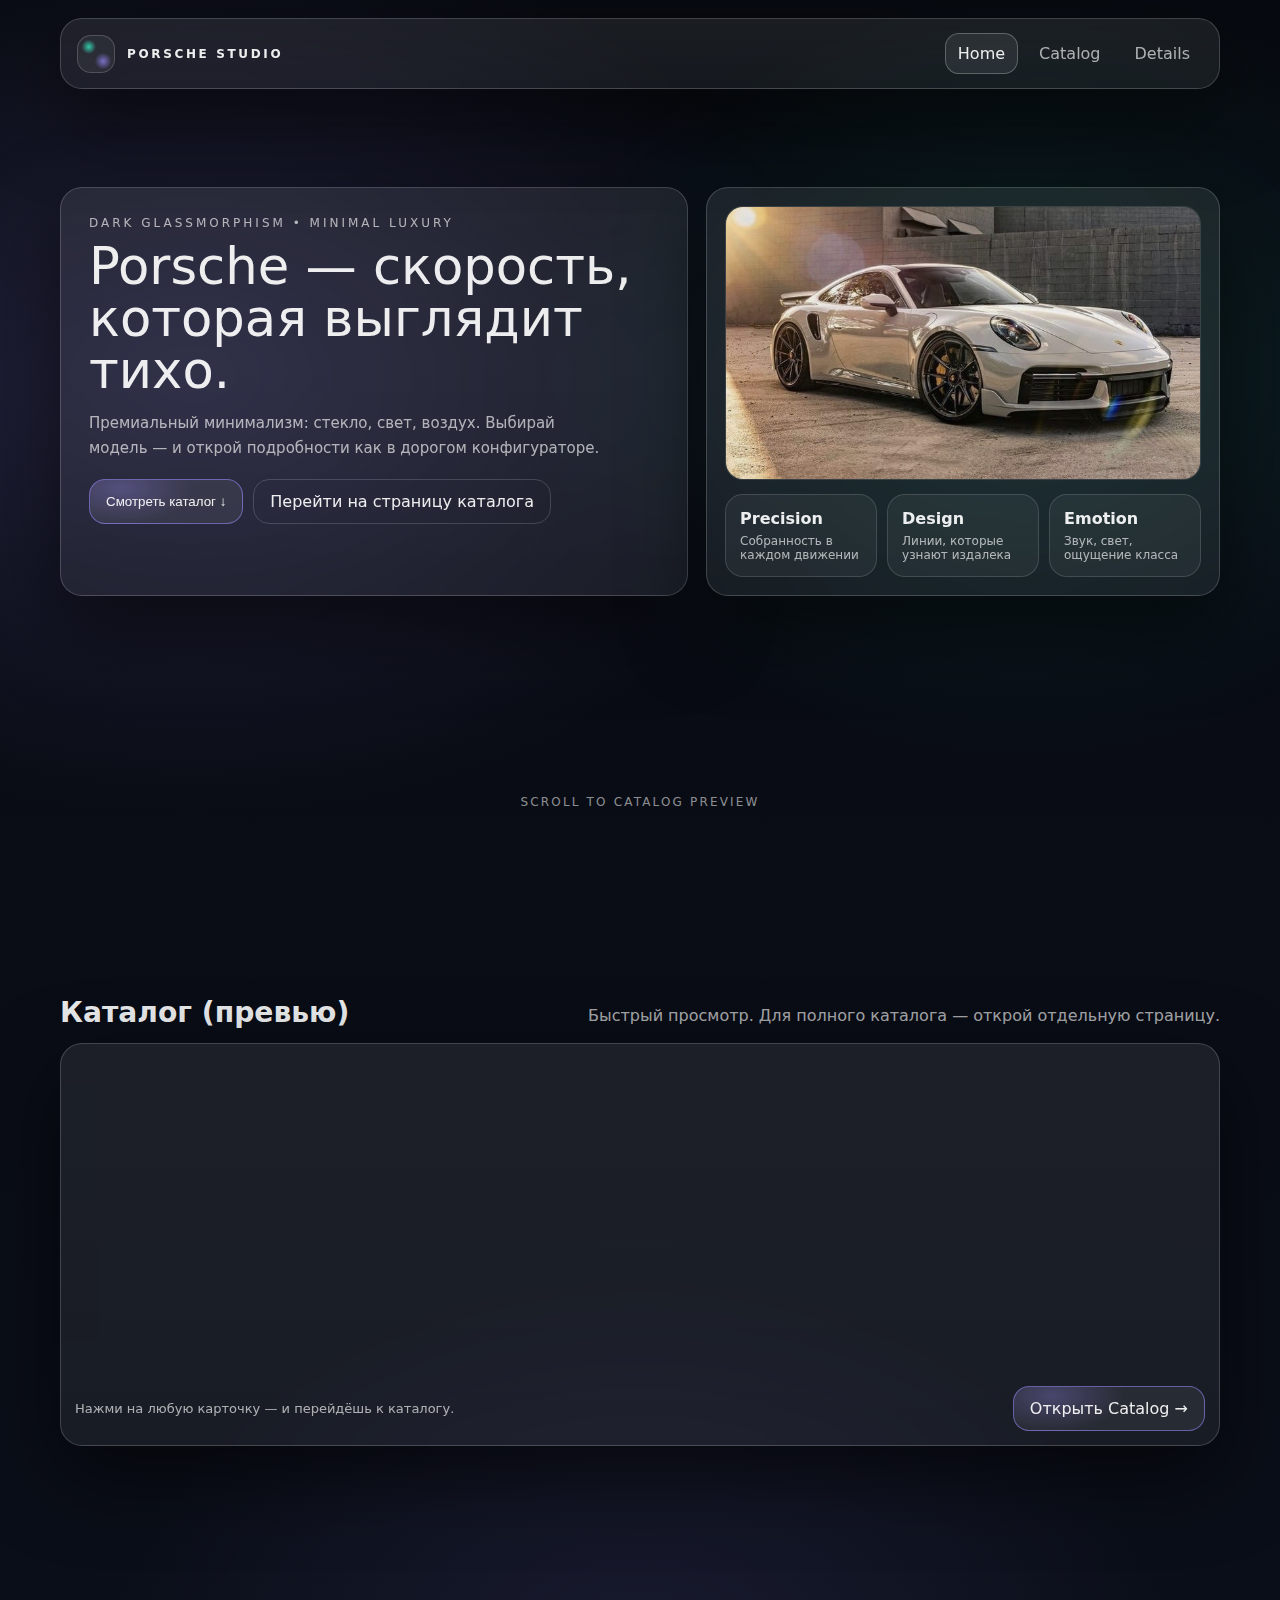
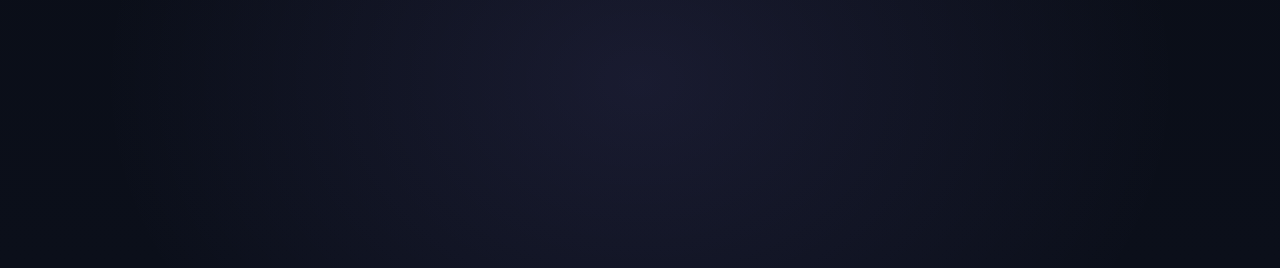
<file: index.html>
<!doctype html>
<html lang="ru">
<head>
  <meta charset="UTF-8" />
  <meta name="viewport" content="width=device-width,initial-scale=1.0" />
  <title>Porsche — Dark Glass</title>
  <link rel="stylesheet" href="styles.css" />
</head>
<body>

  <header class="nav glass">
    <div class="brand">
      <div class="brand-badge"></div>
      <div>Porsche Studio</div>
    </div>

    <nav class="menu">
      <a class="active" href="index.html">Home</a>
      <a href="catalog.html">Catalog</a>
      <a href="details.html">Details</a>
    </nav>
  </header>

  <div id="transition"><div class="veil"></div></div>

  <main>
    <section class="hero">
      <div class="hero-grid">
        <div class="hero-left glass fade-in">
          <div class="kicker">Dark Glassmorphism • Minimal Luxury</div>
          <div class="h1">Porsche — скорость, которая выглядит тихо.</div>
          <p class="sub">
            Премиальный минимализм: стекло, свет, воздух. Выбирай модель —
            и открой подробности как в дорогом конфигураторе.
          </p>

          <div class="hero-actions">
            <button class="btn primary" id="toCatalog">Смотреть каталог ↓</button>
            <a class="btn ghost" href="catalog.html">Перейти на страницу каталога</a>
          </div>
        </div>

        <div class="hero-right glass fade-in">
          <div class="car-frame">
            <img src="IMG_9885 2.jpg" alt="Porsche car">
          </div>

          <div class="stats">
            <div class="stat">
              <b>Precision</b>
              <span>Собранность в каждом движении</span>
            </div>
            <div class="stat">
              <b>Design</b>
              <span>Линии, которые узнают издалека</span>
            </div>
            <div class="stat">
              <b>Emotion</b>
              <span>Звук, свет, ощущение класса</span>
            </div>
          </div>
        </div>
      </div>

      <div id="scrollHint" style="margin-top:18px; color:rgba(255,255,255,.55); font-size:12px; letter-spacing:.18em; text-transform:uppercase;">
        Scroll to catalog preview
      </div>
    </section>

    <section class="section" id="catalogAnchor">
      <div class="container">
        <div class="section-title">
          <h2>Каталог (превью)</h2>
          <p>Быстрый просмотр. Для полного каталога — открой отдельную страницу.</p>
        </div>

        <div class="glass" style="padding:14px;">
          <div class="catalog">
            <div class="card fade-in" onclick="window.location.href='catalog.html'">
              <img src="Photoroom_20260123_202719.PNG" alt="911">
              <h3>911 Carrera</h3>
              <div class="meta">
                <span class="tag">ICON</span>
                <span class="price">от 78 900 000 ₸</span>
              </div>
            </div>

            <div class="card fade-in" onclick="window.location.href='catalog.html'">
              <img src="Photoroom_20260123_202737.PNG" alt="Taycan">
              <h3>Taycan</h3>
              <div class="meta">
                <span class="tag">ELECTRIC</span>
                <span class="price">от 64 500 000 ₸</span>
              </div>
            </div>

            <div class="card fade-in" onclick="window.location.href='catalog.html'">
              <img src="Photoroom_20260123_202754.PNG" alt="Cayenne">
              <h3>Cayenne</h3>
              <div class="meta">
                <span class="tag">SUV</span>
                <span class="price">от 58 300 000 ₸</span>
              </div>
            </div>
          </div>

          <div style="display:flex; justify-content:space-between; align-items:center; gap:10px; flex-wrap:wrap; margin-top:12px;">
            <div style="color:rgba(255,255,255,.65); font-size:13px;">
              Нажми на любую карточку — и перейдёшь к каталогу.
            </div>
            <a class="btn primary" href="catalog.html">Открыть Catalog →</a>
          </div>
        </div>
      </div>
    </section>

    <section class="section">
      <div class="container glass conclusion fade-in">
        <div class="hr"></div>
        <p>
          Porsche — это не про “громко”. Это про точность, вкус и уважение к форме.
          Твой сайт уже выглядит как премиум-лендинг: дальше можешь добавить больше моделей,
          видео-фоны, или кнопку “Request a test drive”.
        </p>
        <div class="hr"></div>
      </div>
    </section>
  </main>

  <script src="app.js"></script>
</body>
</html>
</file>
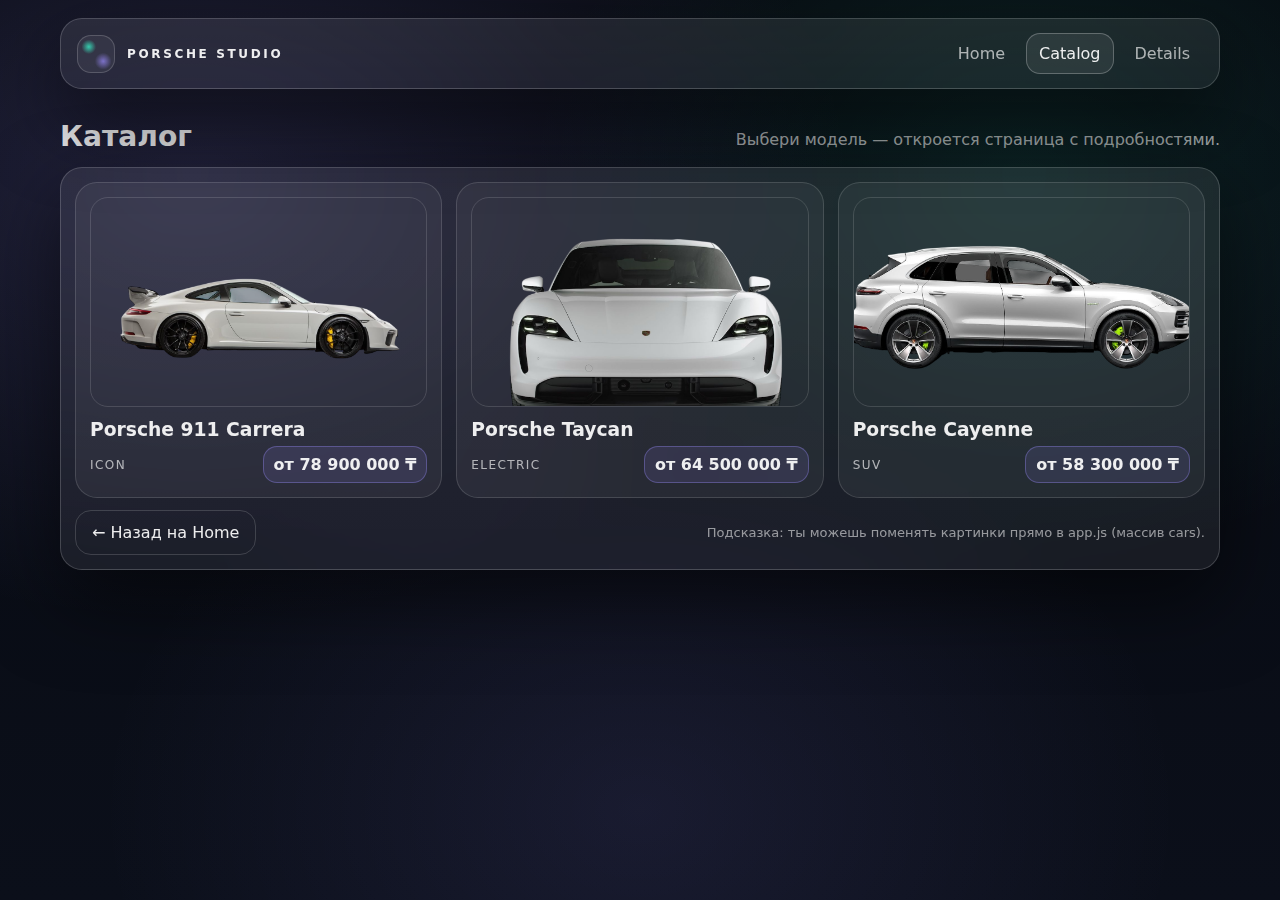
<file: catalog.html>
<!doctype html>
<html lang="ru">
<head>
  <meta charset="UTF-8" />
  <meta name="viewport" content="width=device-width,initial-scale=1.0" />
  <title>Porsche — Catalog</title>
  <link rel="stylesheet" href="styles.css" />
</head>
<body>

  <header class="nav glass">
    <div class="brand">
      <div class="brand-badge"></div>
      <div>Porsche Studio</div>
    </div>

    <nav class="menu">
      <a href="index.html">Home</a>
      <a class="active" href="catalog.html">Catalog</a>
      <a href="details.html">Details</a>
    </nav>
  </header>

  <div id="transition"><div class="veil"></div></div>

  <main class="page">
    <section class="section" style="padding-top:24px;">
      <div class="container">
        <div class="section-title">
          <h2>Каталог</h2>
          <p>Выбери модель — откроется страница с подробностями.</p>
        </div>

        <div class="glass" style="padding:14px;">
          <div id="catalogGrid" class="catalog"></div>

          <div style="display:flex; justify-content:space-between; align-items:center; gap:10px; flex-wrap:wrap; margin-top:12px;">
            <a class="btn ghost" href="index.html">← Назад на Home</a>
            <div style="color:rgba(255,255,255,.55); font-size:13px;">
              Подсказка: ты можешь поменять картинки прямо в app.js (массив cars).
            </div>
          </div>
        </div>
      </div>
    </section>
  </main>

  <script src="app.js"></script>
</body>
</html>
</file>
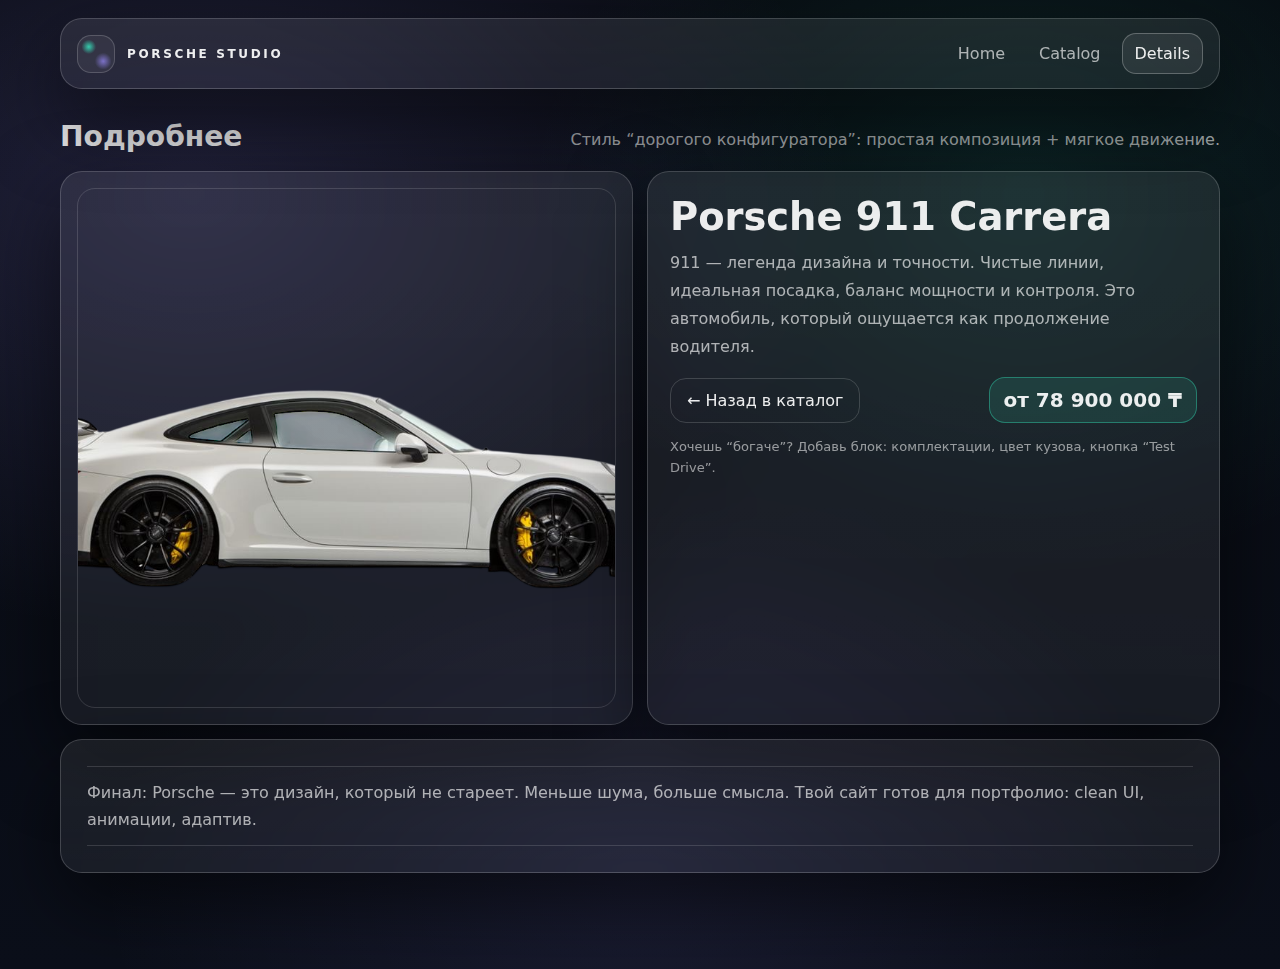
<file: details.html>
<!doctype html>
<html lang="ru">
<head>
  <meta charset="UTF-8" />
  <meta name="viewport" content="width=device-width,initial-scale=1.0" />
  <title>Porsche — Details</title>
  <link rel="stylesheet" href="styles.css" />
</head>
<body>

  <header class="nav glass">
    <div class="brand">
      <div class="brand-badge"></div>
      <div>Porsche Studio</div>
    </div>

    <nav class="menu">
      <a href="index.html">Home</a>
      <a href="catalog.html">Catalog</a>
      <a class="active" href="details.html">Details</a>
    </nav>
  </header>

  <div id="transition"><div class="veil"></div></div>

  <main class="page">
    <section class="section" style="padding-top:24px;">
      <div class="container">
        <div class="section-title">
          <h2>Подробнее</h2>
          <p>Стиль “дорогого конфигуратора”: простая композиция + мягкое движение.</p>
        </div>

        <div id="details" class="details-wrap">
          <div class="glass details-left fade-in">
            <img id="dImg" src="" alt="">
          </div>

          <div class="glass details-right fade-in">
            <h1 id="dName">Porsche</h1>
            <p id="dDesc"></p>

            <div class="details-bottom">
              <a class="btn ghost" href="catalog.html">← Назад в каталог</a>
              <div class="big-price" id="dPrice"></div>
            </div>

            <div style="margin-top:14px; color:rgba(255,255,255,.55); font-size:13px; line-height:1.6;">
              Хочешь “богаче”? Добавь блок: комплектации, цвет кузова, кнопка “Test Drive”.
            </div>
          </div>
        </div>

        <div class="glass conclusion fade-in" style="margin-top:14px;">
          <div class="hr"></div>
          <p>
            Финал: Porsche — это дизайн, который не стареет. Меньше шума, больше смысла.
            Твой сайт готов для портфолио: clean UI, анимации, адаптив.
          </p>
          <div class="hr"></div>
        </div>

      </div>
    </section>
  </main>

  <script src="app.js"></script>
</body>
</html>
</file>
<file: styles.css>
:root{
  --bg1:#070A10;
  --bg2:#0B0F1A;
  --glass: rgba(255,255,255,.08);
  --glass2: rgba(255,255,255,.06);
  --stroke: rgba(255,255,255,.18);
  --text: rgba(255,255,255,.92);
  --muted: rgba(255,255,255,.65);
  --accent: #9b8cff;         
  --accent2:#37ffd1;         
  --shadow: 0 30px 80px rgba(0,0,0,.55);
}

*{box-sizing:border-box}
html{scroll-behavior:smooth}
body{
  margin:0;
  color:var(--text);
  font-family: ui-sans-serif, system-ui, -apple-system, Segoe UI, Roboto, Arial;
  background:
    radial-gradient(1200px 800px at 15% 20%, rgba(155,140,255,.18), transparent 55%),
    radial-gradient(900px 700px at 80% 20%, rgba(55,255,209,.10), transparent 55%),
    radial-gradient(900px 700px at 50% 90%, rgba(155,140,255,.10), transparent 60%),
    linear-gradient(180deg, var(--bg1), var(--bg2));
  overflow-x:hidden;
}

a{color:inherit; text-decoration:none}
img{max-width:100%; display:block}

.container{width:min(1160px, 92vw); margin:0 auto}

.glass{
  background: linear-gradient(180deg, var(--glass), var(--glass2));
  border: 1px solid var(--stroke);
  box-shadow: var(--shadow);
  backdrop-filter: blur(14px);
  -webkit-backdrop-filter: blur(14px);
  border-radius: 22px;
}

.nav{
  position: fixed;
  top: 18px;
  left: 50%;
  transform: translateX(-50%);
  width: min(1160px, 92vw);
  z-index: 50;
  padding: 14px 16px;
  display:flex;
  align-items:center;
  justify-content:space-between;
  gap:14px;
}

.brand{
  display:flex; align-items:center; gap:12px;
  letter-spacing:.22em; text-transform:uppercase; font-weight:700;
  font-size: 12px;
}
.brand-badge{
  width:38px; height:38px; border-radius:14px;
  border:1px solid var(--stroke);
  background:
    radial-gradient(12px 12px at 30% 30%, rgba(55,255,209,.75), transparent 60%),
    radial-gradient(14px 14px at 70% 70%, rgba(155,140,255,.7), transparent 60%),
    rgba(255,255,255,.06);
}

.menu{display:flex; gap:8px; align-items:center; flex-wrap:wrap; justify-content:flex-end}
.menu a{
  padding:10px 12px;
  border-radius:14px;
  border:1px solid transparent;
  color: var(--muted);
  transition: .25s ease;
  position:relative;
}
.menu a:hover{
  color: var(--text);
  border-color: rgba(255,255,255,.22);
  background: rgba(255,255,255,.06);
}
.menu a.active{
  color: var(--text);
  border-color: rgba(255,255,255,.25);
  background: rgba(255,255,255,.08);
}

.btn{
  display:inline-flex; align-items:center; justify-content:center;
  gap:10px;
  padding:12px 16px;
  border-radius:16px;
  border:1px solid rgba(255,255,255,.22);
  background: rgba(255,255,255,.06);
  color: var(--text);
  transition: .25s ease;
  cursor:pointer;
  user-select:none;
}
.btn:hover{ transform: translateY(-1px); background: rgba(255,255,255,.085) }
.btn:active{ transform: translateY(0px) }
.btn.primary{
  border-color: rgba(155,140,255,.55);
  background:
    radial-gradient(120px 60px at 20% 20%, rgba(155,140,255,.28), transparent 60%),
    rgba(255,255,255,.07);
}
.btn.ghost{border-color: rgba(255,255,255,.16); background: transparent}

.hero{
  min-height: 100svh;
  padding-top: 96px;
  display:grid;
  place-items:center;
}
.hero-grid{
  width: min(1160px, 92vw);
  display:grid;
  grid-template-columns: 1.1fr .9fr;
  gap: 18px;
  align-items:stretch;
}
.hero-left{padding:28px}
.kicker{
  color: var(--muted);
  letter-spacing:.25em; text-transform:uppercase;
  font-size: 12px;
}
.h1{
  font-size: clamp(34px, 4vw, 56px);
  margin: 10px 0 12px;
  line-height:1.02;
}
.sub{
  color: var(--muted);
  font-size: 15px;
  line-height:1.65;
  max-width: 55ch;
}
.hero-actions{display:flex; gap:10px; flex-wrap:wrap; margin-top:18px}

.hero-right{
  padding: 18px;
  display:grid;
  grid-template-rows: 1fr auto;
  gap: 14px;
}
.car-frame{
  border-radius: 18px;
  overflow:hidden;
  border:1px solid rgba(255,255,255,.16);
  background: rgba(0,0,0,.25);
  position:relative;
}
.car-frame::after{
  content:"";
  position:absolute; inset:-40%;
  background: conic-gradient(from 180deg, rgba(155,140,255,.18), rgba(55,255,209,.12), rgba(155,140,255,.18));
  filter: blur(22px);
  animation: spinSlow 10s linear infinite;
}
@keyframes spinSlow{to{transform:rotate(360deg)}}
.car-frame img{
  position:relative; z-index:1;
  width:100%; height:100%;
  object-fit: cover;
  transform: scale(1.02);
  opacity: .95;
}
.stats{
  display:grid; grid-template-columns: repeat(3,1fr);
  gap: 10px;
}
.stat{
  padding: 14px;
  border-radius: 18px;
  border:1px solid rgba(255,255,255,.14);
  background: rgba(255,255,255,.05);
}
.stat b{display:block; font-size: 16px}
.stat span{display:block; color: var(--muted); font-size: 12px; margin-top:6px}

.section{
  padding: 96px 0;
  position:relative;
}
.section-title{
  display:flex; align-items:flex-end; justify-content:space-between; gap:16px;
  margin-bottom: 14px;
}
.section-title h2{
  margin:0;
  font-size: clamp(24px, 2.2vw, 34px);
}
.section-title p{margin:0; color:var(--muted); max-width:70ch; line-height:1.6}

.catalog{
  display:grid;
  grid-template-columns: repeat(3, 1fr);
  gap: 14px;
}
.card{
  padding: 14px;
  border-radius: 22px;
  border:1px solid rgba(255,255,255,.14);
  background: rgba(255,255,255,.05);
  transition:.28s ease;
  cursor:pointer;
  position:relative;
  overflow:hidden;
}
.card::before{
  content:"";
  position:absolute; inset:-1px;
  background: radial-gradient(260px 120px at 20% 0%, rgba(155,140,255,.18), transparent 55%);
  opacity:0;
  transition:.28s ease;
}
.card:hover{transform: translateY(-4px)}
.card:hover::before{opacity:1}
.card img{
  border-radius: 18px;
  border:1px solid rgba(255,255,255,.14);
  height: 210px; width:100%;
  object-fit: cover;
}
.card h3{margin: 12px 0 6px}
.card .meta{display:flex; align-items:center; justify-content:space-between; gap:10px}
.price{
  font-weight:700;
  padding: 8px 10px;
  border-radius: 14px;
  border:1px solid rgba(155,140,255,.35);
  background: rgba(155,140,255,.12);
}
.tag{
  color: var(--muted);
  font-size: 12px;
  letter-spacing:.12em;
  text-transform:uppercase;
}

.fade-in{
  opacity:0;
  transform: translateY(18px);
  transition: .7s ease;
}
.fade-in.show{
  opacity:1;
  transform: translateY(0);
}

.page{
  padding-top: 96px;
  min-height: 100svh;
}

.details-wrap{
  margin-top: 18px;
  display:grid;
  grid-template-columns: 1fr 1fr;
  gap: 14px;
  align-items:stretch;
}
.details-left{padding: 16px}
.details-left img{
  width:100%;
  height: min(520px, 60vh);
  object-fit: cover;
  border-radius: 18px;
  border:1px solid rgba(255,255,255,.14);
}
.details-right{padding: 22px}
.details-right h1{margin: 0 0 10px; font-size: clamp(28px, 3vw, 40px)}
.details-right p{margin:0; color: var(--muted); line-height:1.75}
.details-bottom{
  margin-top: 16px;
  display:flex;
  justify-content:space-between;
  align-items:center;
  gap: 10px;
  flex-wrap:wrap;
}
.big-price{
  font-size: 20px;
  font-weight: 800;
  padding: 10px 14px;
  border-radius: 16px;
  border:1px solid rgba(55,255,209,.34);
  background: rgba(55,255,209,.10);
}

#transition{
  position:fixed; inset:0;
  pointer-events:none;
  opacity:0;
  transform: translateY(10px);
  transition: .45s ease;
  z-index: 100;
}
#transition.show{opacity:1; transform: translateY(0)}
#transition .veil{
  position:absolute; inset:0;
  background:
    radial-gradient(1200px 800px at 30% 30%, rgba(155,140,255,.20), transparent 55%),
    radial-gradient(1200px 800px at 70% 40%, rgba(55,255,209,.14), transparent 55%),
    rgba(0,0,0,.62);
  backdrop-filter: blur(10px);
}

.conclusion{
  padding: 26px;
  display:grid;
  gap: 12px;
}
.conclusion p{color:var(--muted); line-height:1.7; margin:0}
.hr{
  height:1px; background: rgba(255,255,255,.14);
  width:100%;
}

@media (max-width: 920px){
  .hero-grid{grid-template-columns: 1fr; }
  .stats{grid-template-columns: 1fr; }
  .catalog{grid-template-columns: 1fr; }
  .details-wrap{grid-template-columns: 1fr; }
  .nav{gap:10px}
}
</file>
